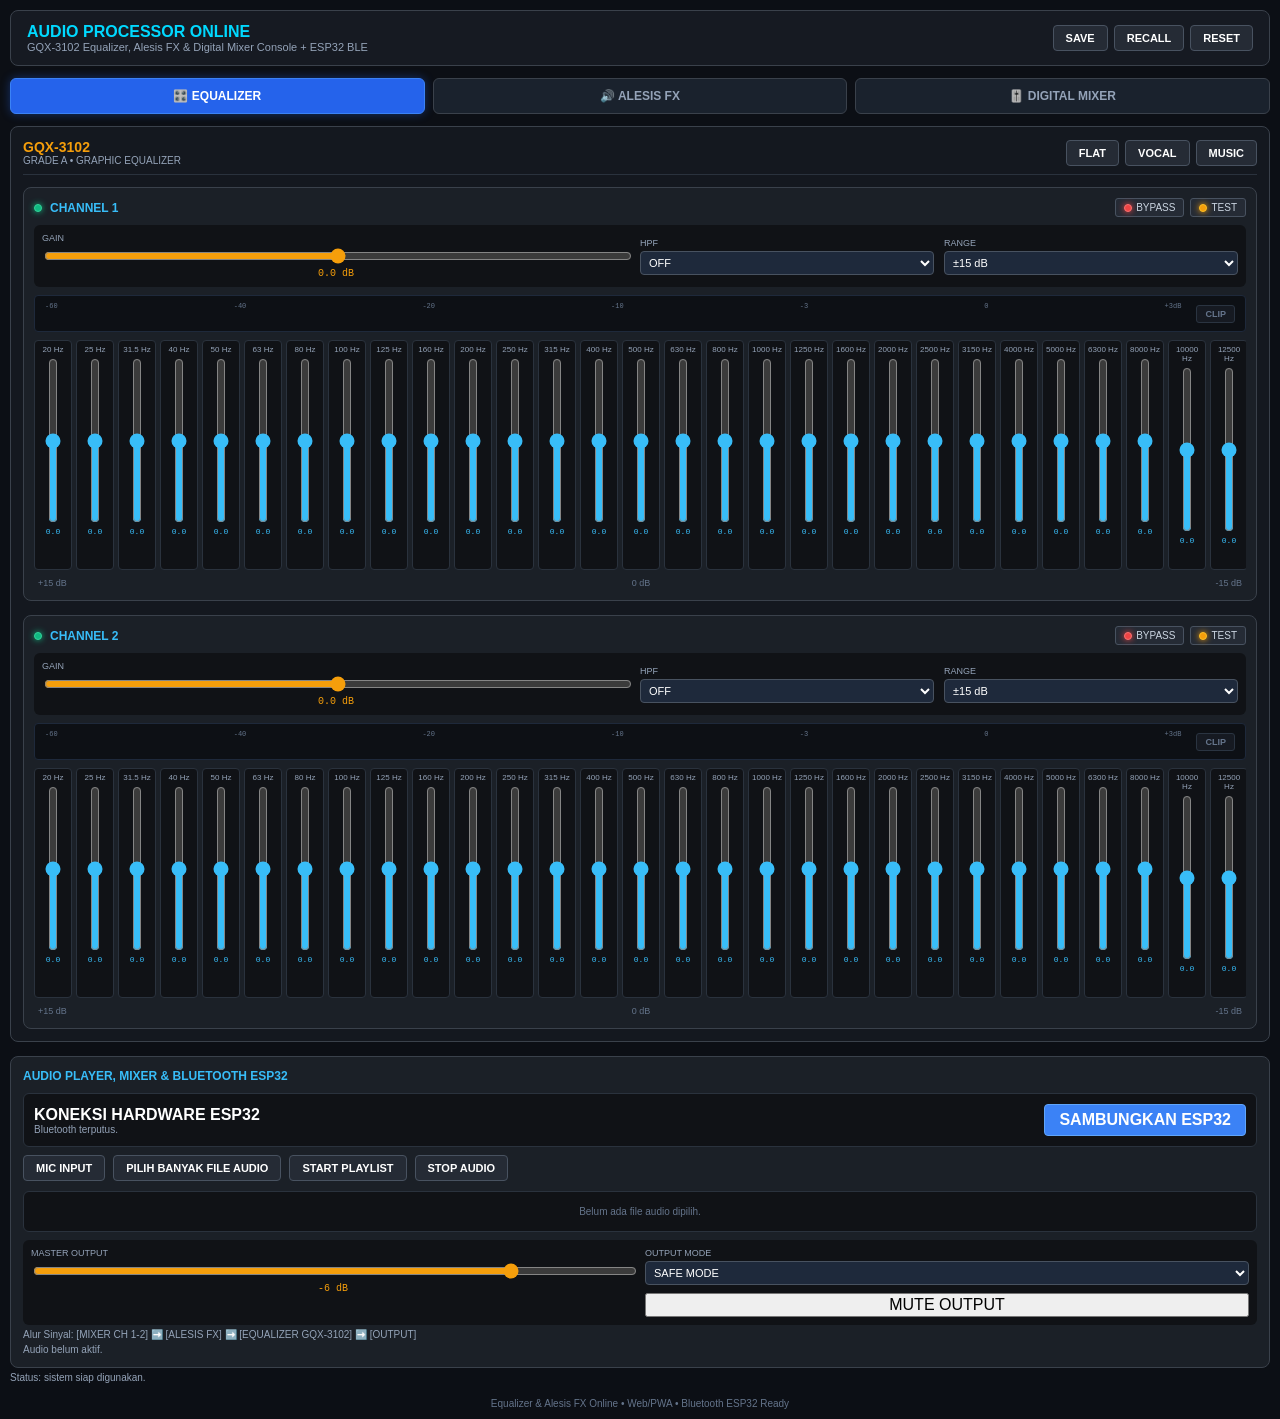
<file: index%20(1).html>
<!DOCTYPE html>
<html lang="id">
<head>
  <meta charset="UTF-8">
  <meta name="viewport" content="width=device-width, initial-scale=1.0">
  <meta name="theme-color" content="#111827">
  <meta name="description" content="GQX-3102 Equalizer, Alesis FX & Digital Mixer Console + ESP32 BLE">
  <link rel="manifest" href="manifest.json">

  <title>GQX-3102 Equalizer & Digital Mixer Online</title>
  <style>
/* =========================================================
   RESET & STYLING DASAR
========================================================= */
* { box-sizing: border-box; }
html, body { width: 100%; min-height: 100%; margin: 0; padding: 0; overflow-x: hidden; }
body { font-family: Arial, Helvetica, sans-serif; background: #0c0f15; color: #ffffff; -webkit-text-size-adjust: 100%; }
button, input, select { font: inherit; -webkit-tap-highlight-color: transparent; cursor: pointer; }

.app { width: 100%; max-width: 100%; margin: 0 auto; padding: 10px; }

header, .topbar {
  display: flex; align-items: center; justify-content: space-between; flex-wrap: wrap; gap: 12px;
  background: #161a22; padding: 12px 16px; border-radius: 8px; border: 1px solid #3a414b; margin-bottom: 12px;
}
.brand { font-weight: bold; font-size: 16px; color: #00d9ff; }
.subtitle { font-size: 11px; color: #94a3b8; }
.actions { display: flex; gap: 6px; flex-wrap: wrap; }
.actions button {
  background: #252b35; color: #fff; border: 1px solid #485260; padding: 6px 12px; border-radius: 4px; font-size: 11px; font-weight: bold;
}
.actions button:hover, .actions button.active { background: #00d9ff; color: #000; border-color: #00d9ff; }

/* =========================================================
   TIGA TAB NAVIGASI UTAMA
========================================================= */
.mode-switch-bar {
  display: grid;
  grid-template-columns: repeat(3, 1fr);
  gap: 8px;
  margin-bottom: 12px;
}
.tab-btn {
  background: #1a222d;
  color: #94a3b8;
  border: 1px solid #3a414b;
  padding: 10px;
  border-radius: 6px;
  font-weight: bold;
  font-size: 12px;
  text-align: center;
  transition: all 0.2s;
}
.tab-btn.active {
  background: #2563eb;
  color: #fff;
  border-color: #3b82f6;
  box-shadow: 0 0 10px rgba(37, 99, 235, 0.4);
}

.tab-content { display: none; }
.tab-content.active { display: block; }

/* =========================================================
   RACK & CHANNEL CONTAINER (EQUALIZER)
========================================================= */
.rack { background: #14181f; border: 1px solid #3a414b; border-radius: 8px; padding: 12px; }
.rack-header { display: flex; justify-content: space-between; align-items: center; margin-bottom: 12px; border-bottom: 1px solid #2a323d; padding-bottom: 8px; }
.model { font-size: 14px; font-weight: bold; color: #f59e0b; }
.grade { font-size: 10px; color: #94a3b8; }

.channels { display: flex; flex-direction: column; gap: 14px; }
.channel { background: #1b2027; border: 1px solid #3a414b; border-radius: 8px; padding: 10px; }
.channel-header { display: flex; justify-content: space-between; align-items: center; margin-bottom: 8px; }
.channel-title-group { display: flex; align-items: center; gap: 8px; }

/* LED Indikator */
.status-led { width: 8px; height: 8px; border-radius: 50%; background: #252b35; border: 1px solid #485260; display: inline-block; }
.status-led.active-led { background: #10b981; border-color: #34d399; box-shadow: 0 0 6px #10b981; }
.status-led.bypass-led { background: #ef4444; border-color: #f87171; box-shadow: 0 0 6px #ef4444; }
.status-led.test-led { background: #f59e0b; border-color: #fbbf24; box-shadow: 0 0 6px #f59e0b; }

.channel-title { font-size: 12px; font-weight: bold; color: #38bdf8; }
.channel-controls { display: flex; gap: 6px; align-items: center; }
.small-button { background: #252b35; color: #cbd5e1; border: 1px solid #485260; padding: 3px 8px; font-size: 10px; border-radius: 3px; display: flex; align-items: center; gap: 4px; }
.small-button.active { background: #ef4444; color: #fff; border-color: #f87171; }
.small-button.test-button.active { background: #f59e0b; color: #000; }

.control-row { display: grid; grid-template-columns: 2fr 1fr 1fr; gap: 10px; background: #101216; padding: 8px; border-radius: 6px; margin-bottom: 8px; align-items: center; }
.control label { display: block; font-size: 9px; color: #94a3b8; margin-bottom: 3px; }
.control input[type="range"] { width: 100%; accent-color: #f59e0b; }
.gain-value { font-size: 10px; color: #f59e0b; text-align: center; font-family: monospace; }
.control select { width: 100%; background: #1e293b; color: #fff; border: 1px solid #485260; padding: 4px; font-size: 11px; border-radius: 4px; }

.meter-area { display: flex; align-items: center; justify-content: space-between; background: #0d1015; padding: 6px 10px; border-radius: 4px; margin-bottom: 8px; border: 1px solid #1e293b; }
.meter-container-box { display: flex; flex-direction: column; gap: 3px; flex-grow: 1; margin-right: 15px; }
.meter-scale-labels { display: flex; justify-content: space-between; font-size: 7px; color: #64748b; font-family: monospace; }
.meter { display: flex; gap: 3px; height: 12px; align-items: center; }
.meter span { flex: 1; height: 8px; background: #192231; border-radius: 1px; border: 1px solid #2a3441; }
.meter span.green.on { background: #10b981; border-color: #34d399; box-shadow: 0 0 5px #10b981; }
.meter span.yellow.on { background: #f59e0b; border-color: #fbbf24; box-shadow: 0 0 5px #f59e0b; }
.meter span.red.on { background: #ef4444; border-color: #f87171; box-shadow: 0 0 6px #ef4444; }
.clip { font-size: 9px; font-weight: bold; color: #64748b; background: #161a22; padding: 3px 8px; border-radius: 3px; border: 1px solid #2a3441; }
.clip.on { background: #ef4444; color: #fff; border-color: #f87171; box-shadow: 0 0 8px #ef4444; }

.eq-section { width: 100%; overflow-x: auto; padding-bottom: 6px; scrollbar-width: thin; }
.eq { display: grid; grid-template-columns: repeat(31, 38px); gap: 4px; min-width: max-content; }
.band { background: #101216; border: 1px solid #2a323d; border-radius: 4px; padding: 4px 2px; display: flex; flex-direction: column; align-items: center; height: 230px; position: relative; }
.band-frequency { font-size: 8px; color: #94a3b8; margin-bottom: 4px; text-align: center; }

.band input[type="range"] {
  writing-mode: vertical-lr;
  direction: rtl;
  width: 16px;
  height: 165px;
  accent-color: #38bdf8;
  cursor: pointer;
  position: relative;
  z-index: 2;
}

.slider-track-container {
  position: relative;
  height: 165px;
  width: 24px;
  display: flex;
  justify-content: center;
  align-items: center;
  cursor: pointer;
}

.band-value { font-size: 8px; color: #38bdf8; margin-top: 4px; font-family: monospace; text-align: center; }
.scale { display: flex; justify-content: space-between; font-size: 9px; color: #64748b; padding: 2px 4px; }

/* =========================================================
   PANEL ALESIS (EFFECTS PROCESSOR)
========================================================= */
.echo-panel-box {
  background: #161a22;
  border: 1px solid #3a414b;
  border-radius: 8px;
  padding: 20px;
}
.echo-header-row {
  display: flex;
  justify-content: space-between;
  align-items: center;
  margin-bottom: 15px;
}
.echo-onoff-btn {
  background: #252b35; color: #fff; border: 1px solid #485260; padding: 8px 16px; border-radius: 6px; font-weight: bold; font-size: 12px;
}
.echo-onoff-btn.active {
  background: #10b981; border-color: #34d399; color: #000; box-shadow: 0 0 8px #10b981;
}
.echo-grid { display: grid; grid-template-columns: 1fr 1fr; gap: 15px; }
.echo-control-card { background: #101216; border: 1px solid #2a323d; padding: 15px; border-radius: 6px; }
.echo-control-card label { display: block; font-size: 11px; color: #38bdf8; margin-bottom: 6px; font-weight: bold; }
.echo-control-card input[type="range"] { width: 100%; accent-color: #38bdf8; margin-bottom: 6px; }
.echo-val { font-size: 11px; color: #f59e0b; font-family: monospace; text-align: right; }

/* =========================================================
   DIGITAL MIXER CONSOLE
========================================================= */
.mixer-console {
  background: #0d1117;
  border: 1px solid #30363d;
  border-radius: 12px;
  padding: 16px;
  box-shadow: 0 10px 30px rgba(0,0,0,0.8);
}

.mixer-top-console {
  display: grid;
  grid-template-columns: 2fr 1fr;
  gap: 12px;
  background: #040609;
  border: 1px solid #21262d;
  border-radius: 8px;
  padding: 12px;
  margin-bottom: 16px;
}

.mixer-tft-screen {
  background: #05080c;
  border: 2px solid #2d3748;
  border-radius: 8px;
  padding: 8px;
  box-shadow: inset 0 0 20px rgba(0,0,0,0.9), 0 4px 10px rgba(0,0,0,0.5);
  display: flex;
  flex-direction: column;
  justify-content: space-between;
}

.tft-header {
  display: flex;
  justify-content: space-between;
  align-items: center;
  border-bottom: 1px solid #1e293b;
  padding-bottom: 4px;
  margin-bottom: 6px;
  font-size: 10px;
  font-weight: bold;
  color: #38bdf8;
  white-space: nowrap;
  overflow: hidden;
  text-overflow: ellipsis;
}

.tft-top-tabs {
  display: flex;
  gap: 3px;
  background: #0f172a;
  padding: 3px;
  border-radius: 4px;
  margin-bottom: 6px;
  border: 1px solid #1e293b;
  overflow-x: auto;
}

.tft-tab {
  background: #1e293b;
  color: #94a3b8;
  border: none;
  font-size: 8px;
  font-weight: bold;
  padding: 3px 6px;
  border-radius: 3px;
  cursor: pointer;
  white-space: nowrap;
  transition: all 0.2s;
}

.tft-tab.active { background: #0284c7; color: #fff; }

.tft-main-viewport {
  background: #020408;
  border: 1px solid #1e293b;
  border-radius: 4px;
  min-height: 95px;
  padding: 6px 8px;
  display: flex;
  flex-direction: column;
  justify-content: space-between;
}

.tft-content-screen { font-size: 10px; color: #38bdf8; line-height: 1.3; }
.tft-interactive-grid { display: grid; grid-template-columns: repeat(3, 1fr); gap: 6px; margin-top: 6px; }
.tft-interactive-item { background: #0d121c; border: 1px solid #1e293b; padding: 4px; border-radius: 4px; font-size: 9px; }
.tft-interactive-item label { display: block; color: #94a3b8; margin-bottom: 2px; font-size: 8px; }
.tft-interactive-item input[type="range"] { width: 100%; accent-color: #38bdf8; }
.tft-interactive-item select { width: 100%; background: #161f30; color: #fff; border: 1px solid #334155; font-size: 9px; padding: 2px; border-radius: 3px; }
.tft-interactive-item button { width: 100%; background: #0284c7; color: #fff; border: none; padding: 3px; font-size: 8px; font-weight: bold; border-radius: 3px; }
.tft-interactive-item button.active-action { background: #10b981; }

.tft-encoders-bar {
  display: grid;
  grid-template-columns: repeat(6, 1fr);
  gap: 4px;
  margin-top: 6px;
  background: #090d16;
  padding: 4px;
  border-radius: 4px;
  border: 1px solid #1e293b;
}

.tft-encoder-knob {
  background: linear-gradient(180deg, #1e293b, #0f172a);
  border: 1px solid #475569;
  border-radius: 4px;
  text-align: center;
  padding: 3px 1px;
  font-size: 7px;
  color: #cbd5e1;
  font-family: monospace;
}

.tft-encoder-knob span { display: block; color: #38bdf8; font-weight: bold; font-size: 8px; margin-top: 1px; }

.mixer-control-section {
  background: #11161d;
  border: 1px solid #21262d;
  border-radius: 6px;
  padding: 10px;
  display: flex;
  flex-direction: column;
  justify-content: space-between;
}

.section-grid-btns { display: grid; grid-template-columns: repeat(3, 1fr); gap: 4px; }

.console-btn {
  background: #1f2937; color: #cbd5e1; border: 1px solid #374151; font-size: 9px; font-weight: bold; padding: 6px 2px; border-radius: 3px; text-align: center;
}
.console-btn.active { background: #0284c7; color: #fff; border-color: #38bdf8; }

.mixer-desk-surface { display: grid; grid-template-columns: repeat(4, 1fr) 1.25fr; gap: 10px; overflow-x: auto; }

.console-channel-strip {
  background: linear-gradient(180deg, #161b22, #0d1117);
  border: 1px solid #30363d;
  border-radius: 8px;
  padding: 10px;
  display: flex;
  flex-direction: column;
  align-items: center;
  box-shadow: inset 0 1px 0 rgba(255,255,255,0.05);
}

.console-channel-strip.master-strip { background: linear-gradient(180deg, #221a10, #110c05); border-color: #d97706; }

.strip-label-box {
  background: #0b0f15; border: 1px solid #21262d; border-radius: 4px; width: 100%; padding: 5px; text-align: center; margin-bottom: 8px; font-size: 11px; font-weight: bold; color: #38bdf8; letter-spacing: 0.5px;
}
.master-strip .strip-label-box { color: #fbbf24; border-color: #78350f; background: #140d04; }

.strip-knobs-area {
  width: 100%; background: #080c10; border: 1px solid #1f2937; border-radius: 4px; padding: 6px; margin-bottom: 8px; display: flex; flex-direction: column; gap: 6px;
}
.knob-row { display: flex; justify-content: space-between; align-items: center; font-size: 9px; color: #94a3b8; }
.knob-row select { background: #111827; color: #fff; border: 1px solid #374151; font-size: 9px; padding: 2px; border-radius: 3px; }

.fader-panel-area { display: flex; align-items: center; gap: 8px; margin: 6px 0; }
.vert-led-meter {
  display: flex; flex-direction: column; gap: 2px; width: 8px; height: 190px; background: #020408; border: 1px solid #1f2937; padding: 3px 1px; border-radius: 3px;
}
.vert-led-meter span { flex: 1; background: #111827; border-radius: 1px; }
.vert-led-meter span.green.on { background: #10b981 !important; box-shadow: 0 0 4px #10b981; }
.vert-led-meter span.yellow.on { background: #f59e0b !important; box-shadow: 0 0 4px #f59e0b; }
.vert-led-meter span.red.on { background: #ef4444 !important; box-shadow: 0 0 4px #ef4444; }

.fader-slot { position: relative; height: 190px; width: 28px; display: flex; justify-content: center; align-items: center; background: #05070a; border: 1px solid #1f2937; border-radius: 4px; }
.fader-slot input[type="range"] { writing-mode: vertical-lr; direction: rtl; width: 18px; height: 175px; accent-color: #38bdf8; cursor: pointer; }
.master-strip .fader-slot input[type="range"] { accent-color: #fbbf24; }

.fader-readout { font-size: 10px; font-family: monospace; color: #38bdf8; margin-bottom: 6px; font-weight: bold; }
.master-strip .fader-readout { color: #fbbf24; }

.strip-action-buttons { display: flex; gap: 4px; width: 100%; }
.console-action-btn { flex: 1; background: #21262d; color: #cbd5e1; border: 1px solid #374151; padding: 6px 2px; font-size: 9px; font-weight: bold; border-radius: 3px; text-align: center; }
.console-action-btn.mute.active { background: #ef4444; color: #fff; border-color: #f87171; }
.console-action-btn.solo.active { background: #f59e0b; color: #000; border-color: #fbbf24; }

/* Audio & Bluetooth Panel */
.audio-panel { background: #1b2027; border: 1px solid #3a414b; border-radius: 8px; padding: 12px; margin-top: 14px; }
.audio-panel h3 { margin: 0 0 10px 0; font-size: 12px; color: #38bdf8; }
.audio-actions { display: flex; flex-wrap: wrap; gap: 8px; align-items: center; margin-bottom: 10px; }
.bt-panel {
  width: 100%; background: #101216; padding: 10px; border-radius: 6px; border: 1px solid #2a323d; margin-bottom: 8px; display: flex; justify-content: space-between; align-items: center; flex-wrap: wrap; gap: 8px;
}
.bt-info { font-size: 10px; color: #94a3b8; }
#connectBtButton { background: #3b82f6; color: white; border: 1px solid #60a5fa; padding: 6px 14px; border-radius: 4px; font-weight: bold; }
#connectBtButton.connected { background: #10b981; border-color: #34d399; }

.audio-actions button, .file-button {
  background: #252b35; color: #fff; border: 1px solid #485260; padding: 6px 12px; font-size: 11px; border-radius: 4px; font-weight: bold; display: inline-flex; align-items: center; cursor: pointer;
}
.audio-actions button:hover, .file-button:hover { background: #334155; }
.audio-actions button.active { background: #10b981; border-color: #34d399; color: #000; }

.playlist-container { width: 100%; background: #101216; border: 1px solid #2a323d; border-radius: 6px; padding: 8px; margin: 8px 0; max-height: 100px; overflow-y: auto; font-size: 10px; color: #94a3b8; }
.playlist-item { display: flex; justify-content: space-between; padding: 3px 6px; border-bottom: 1px solid #1e293b; cursor: pointer; }
.playlist-item:hover { background: #1e293b; color: #fff; }
.playlist-item.playing { color: #38bdf8; font-weight: bold; }

.output-panel { display: grid; grid-template-columns: 1fr 1fr; gap: 10px; background: #101216; padding: 8px; border-radius: 6px; margin-top: 8px; }
.output-control label { display: block; font-size: 9px; color: #94a3b8; margin-bottom: 3px; }
.output-control input[type="range"] { width: 100%; accent-color: #f59e0b; }
.master-value { font-size: 10px; color: #f59e0b; font-family: monospace; text-align: center; }
.output-control select { width: 100%; background: #1e293b; color: #fff; border: 1px solid #485260; padding: 4px; font-size: 11px; border-radius: 4px; }
#muteOutputButton.active { background: #ef4444 !important; color: #fff !important; border-color: #f87171; }

.device-status, .feedback-status, .audio-status, .status { font-size: 10px; color: #94a3b8; margin-top: 4px; }
.footer { text-align: center; font-size: 10px; color: #64748b; margin-top: 15px; }

@media (max-width: 768px) {
  .control-row, .output-panel, .echo-grid { grid-template-columns: 1fr; }
}

.tft-visual-meters { display: flex; flex-direction: column; gap: 4px; width: 100%; }
.tft-meter-row { display: flex; align-items: center; gap: 8px; font-size: 9px; font-family: monospace; color: #94a3b8; }
.tft-meter-bar { flex-grow: 1; height: 8px; background: #090d16; border: 1px solid #1e293b; border-radius: 2px; display: flex; gap: 1px; padding: 1px; }
.tft-meter-bar span { flex: 1; background: #111827; border-radius: 1px; }
.tft-curve-box { display: flex; justify-content: space-around; align-items: flex-end; height: 40px; background: #03060a; border: 1px solid #1e293b; border-radius: 3px; padding: 2px 4px; margin-top: 4px; }
.tft-curve-bar { width: 8px; background: #0284c7; border-radius: 2px 2px 0 0; transition: height 0.2s; }
  </style>
</head>

<body>
  <main class="app">
    <header class="topbar">
      <div>
        <div class="brand">AUDIO PROCESSOR ONLINE</div>
        <div class="subtitle">GQX-3102 Equalizer, Alesis FX & Digital Mixer Console + ESP32 BLE</div>
      </div>
      <div class="actions">
        <button id="saveButton">SAVE</button>
        <button id="loadButton">RECALL</button>
        <button id="resetButton">RESET</button>
      </div>
    </header>

    <!-- TIGA TAB NAVIGASI UTAMA -->
    <nav class="mode-switch-bar">
      <button class="tab-btn active" id="tabEqBtn">🎛️ EQUALIZER</button>
      <button class="tab-btn" id="tabEchoBtn">🔊 ALESIS FX</button>
      <button class="tab-btn" id="tabMixerBtn">🎚️ DIGITAL MIXER</button>
    </nav>

    <!-- KONTEN TAB 1: EQUALIZER -->
    <div class="tab-content active" id="tabEqContent">
      <section class="rack">
        <div class="rack-header">
          <div>
            <div class="model">GQX-3102</div>
            <div class="grade">GRADE A • GRAPHIC EQUALIZER</div>
          </div>
          <div class="actions">
            <button id="flatButton">FLAT</button>
            <button id="vocalButton">VOCAL</button>
            <button id="musicButton">MUSIC</button>
          </div>
        </div>

        <section class="channels">
          <!-- CHANNEL 1 -->
          <article class="channel" data-channel="0">
            <div class="channel-header">
              <div class="channel-title-group">
                <span class="status-led active-led" id="ch0_active_led"></span>
                <div class="channel-title">CHANNEL 1</div>
              </div>
              <div class="channel-controls">
                <button class="small-button bypass-button"><span class="status-led bypass-led"></span> BYPASS</button>
                <button class="small-button test-button"><span class="status-led test-led"></span> TEST</button>
              </div>
            </div>
            <div class="control-row">
              <div class="control">
                <label>GAIN</label>
                <input class="gain" type="range" min="-12" max="12" step="0.5" value="0">
                <div class="gain-value">0.0 dB</div>
              </div>
              <div class="control">
                <label>HPF</label>
                <select class="hpf">
                  <option value="off">OFF</option>
                  <option value="40">40 Hz</option>
                  <option value="80">80 Hz</option>
                  <option value="120">120 Hz</option>
                </select>
              </div>
              <div class="control">
                <label>RANGE</label>
                <select class="range">
                  <option value="6">±6 dB</option>
                  <option value="15" selected>±15 dB</option>
                </select>
              </div>
            </div>
            <div class="meter-area">
              <div class="meter-container-box">
                <div class="meter-scale-labels"><span>-60</span><span>-40</span><span>-20</span><span>-10</span><span>-3</span><span>0</span><span>+3dB</span></div>
                <div class="meter"></div>
              </div>
              <div class="clip">CLIP</div>
            </div>
            <div class="eq-section"><div class="eq"></div></div>
            <div class="scale"><span>+15 dB</span><span>0 dB</span><span>-15 dB</span></div>
          </article>

          <!-- CHANNEL 2 -->
          <article class="channel" data-channel="1">
            <div class="channel-header">
              <div class="channel-title-group">
                <span class="status-led active-led" id="ch1_active_led"></span>
                <div class="channel-title">CHANNEL 2</div>
              </div>
              <div class="channel-controls">
                <button class="small-button bypass-button"><span class="status-led bypass-led"></span> BYPASS</button>
                <button class="small-button test-button"><span class="status-led test-led"></span> TEST</button>
              </div>
            </div>
            <div class="control-row">
              <div class="control">
                <label>GAIN</label>
                <input class="gain" type="range" min="-12" max="12" step="0.5" value="0">
                <div class="gain-value">0.0 dB</div>
              </div>
              <div class="control">
                <label>HPF</label>
                <select class="hpf">
                  <option value="off">OFF</option>
                  <option value="40">40 Hz</option>
                  <option value="80">80 Hz</option>
                  <option value="120">120 Hz</option>
                </select>
              </div>
              <div class="control">
                <label>RANGE</label>
                <select class="range">
                  <option value="6">±6 dB</option>
                  <option value="15" selected>±15 dB</option>
                </select>
              </div>
            </div>
            <div class="meter-area">
              <div class="meter-container-box">
                <div class="meter-scale-labels"><span>-60</span><span>-40</span><span>-20</span><span>-10</span><span>-3</span><span>0</span><span>+3dB</span></div>
                <div class="meter"></div>
              </div>
              <div class="clip">CLIP</div>
            </div>
            <div class="eq-section"><div class="eq"></div></div>
            <div class="scale"><span>+15 dB</span><span>0 dB</span><span>-15 dB</span></div>
          </article>
        </section>
      </section>
    </div>

    <!-- KONTEN TAB 2: ALESIS FX PROCESSOR -->
    <div class="tab-content" id="tabEchoContent">
      <div class="echo-panel-box">
        <div class="echo-header-row">
          <div>
            <h3 style="color: #38bdf8; margin:0 0 4px 0;">ALESIS DIGITAL EFFECTS PROCESSOR</h3>
            <p style="font-size: 11px; color: #94a3b8; margin:0;">Prosesor Efek Studio (Reverb & Delay) di antara Mixer dan Equalizer.</p>
          </div>
          <button class="echo-onoff-btn" id="echoToggleBtn">ALESIS FX: OFF</button>
        </div>
        
        <div class="echo-grid">
          <div class="echo-control-card">
            <label>DELAY TIME (Waktu Pantulan)</label>
            <input type="range" id="echoDelay" min="0.05" max="1.0" step="0.05" value="0.3">
            <div class="echo-val" id="echoDelayVal">0.30 detik</div>
          </div>
          
          <div class="echo-control-card">
            <label>FEEDBACK (Pengulangan)</label>
            <input type="range" id="echoFeedback" min="0.0" max="0.9" step="0.05" value="0.4">
            <div class="echo-val" id="echoFeedbackVal">40%</div>
          </div>

          <div class="echo-control-card">
            <label>ROOM DAMPING / TONE</label>
            <input type="range" id="echoDamping" min="1000" max="15000" step="500" value="5000">
            <div class="echo-val" id="echoDampingVal">5000 Hz</div>
          </div>

          <div class="echo-control-card">
            <label>EFFECTS MIX (Wet / Dry)</label>
            <input type="range" id="echoMix" min="0.0" max="1.0" step="0.05" value="0.3">
            <div class="echo-val" id="echoMixVal">30%</div>
          </div>
        </div>
      </div>
    </div>

    <!-- KONTEN TAB 3: DIGITAL MIXER CONSOLE -->
    <div class="tab-content" id="tabMixerContent">
      <div class="mixer-console">
        
        <!-- BAGIAN LAYAR UTAMA & KONTROL ATAS -->
        <div class="mixer-top-console">
          
          <!-- LAYAR TFT UTAMA -->
          <div class="mixer-tft-screen">
            <div class="tft-header">
              <span id="tftSectionTitle">CONFIG / PREAMP INTERFACE</span>
              <span style="color: #10b981;">● DSP: 48kHz / 32-bit</span>
            </div>

            <div class="tft-top-tabs">
              <button class="tft-tab active" data-tft-tab="home">HOME</button>
              <button class="tft-tab" data-tft-tab="meters">METERS</button>
              <button class="tft-tab" data-tft-tab="routing">ROUTING</button>
              <button class="tft-tab" data-tft-tab="setup">SETUP</button>
              <button class="tft-tab" data-tft-tab="library">LIBRARY</button>
              <button class="tft-tab" data-tft-tab="effects">EFFECTS</button>
            </div>

            <div class="tft-main-viewport">
              <div class="tft-content-screen" id="tftContentArea"></div>
              <div style="font-size: 8px; color: #64748b; border-top: 1px solid #1e293b; padding-top: 3px; display: flex; justify-content: space-between;">
                <span id="tftFooterChannel">CH 01: Lead Vocal</span>
                <span id="tftFooterStatus">Gate/Comp/EQ Active</span>
              </div>
            </div>

            <div class="tft-encoders-bar">
              <div class="tft-encoder-knob">GAIN<span id="enc1Val">+12dB</span></div>
              <div class="tft-encoder-knob">HPF<span id="enc2Val">80Hz</span></div>
              <div class="tft-encoder-knob">THRESH<span id="enc3Val">-18dB</span></div>
              <div class="tft-encoder-knob">RATIO<span id="enc4Val">3:1</span></div>
              <div class="tft-encoder-knob">FREQUENCY<span id="enc5Val">2.5kHz</span></div>
              <div class="tft-encoder-knob">MIX/SEND<span id="enc6Val">0.0dB</span></div>
            </div>
          </div>

          <div class="mixer-control-section">
            <div style="font-size: 10px; font-weight: bold; color: #38bdf8; margin-bottom: 4px;">SECTION SELECT</div>
            <div class="section-grid-btns">
              <button class="console-btn active" data-section="config">CONFIG</button>
              <button class="console-btn" data-section="gate">GATE</button>
              <button class="console-btn" data-section="dynamics">DYNAMICS</button>
              <button class="console-btn" data-section="eq">EQ</button>
              <button class="console-btn" data-section="sends">SENDS</button>
              <button class="console-btn" data-section="main">MAIN</button>
            </div>
          </div>
        </div>

        <!-- PERMUKAAN KONSOLE -->
        <div class="mixer-desk-surface">
          <div class="console-channel-strip">
            <div class="strip-label-box">CH 1: MIC</div>
            <div class="strip-knobs-area">
              <div class="knob-row"><span>GAIN</span><span>+0 dB</span></div>
              <div class="knob-row"><span>HPF</span><select><option>OFF</option><option>80Hz</option></select></div>
            </div>
            <div class="fader-readout">0.0 dB</div>
            <div class="fader-panel-area">
              <div class="fader-slot"><input type="range" min="-40" max="10" step="0.5" value="0"></div>
              <div class="vert-led-meter" id="mixerMeter1"></div>
            </div>
            <div class="strip-action-buttons" style="margin-top:8px;">
              <button class="console-action-btn mute">MUTE</button>
              <button class="console-action-btn solo">SOLO</button>
            </div>
          </div>

          <div class="console-channel-strip">
            <div class="strip-label-box">CH 2: MUSIC</div>
            <div class="strip-knobs-area">
              <div class="knob-row"><span>GAIN</span><span>+0 dB</span></div>
              <div class="knob-row"><span>HPF</span><select><option>OFF</option><option>80Hz</option></select></div>
            </div>
            <div class="fader-readout">0.0 dB</div>
            <div class="fader-panel-area">
              <div class="fader-slot"><input type="range" min="-40" max="10" step="0.5" value="0"></div>
              <div class="vert-led-meter" id="mixerMeter2"></div>
            </div>
            <div class="strip-action-buttons" style="margin-top:8px;">
              <button class="console-action-btn mute">MUTE</button>
              <button class="console-action-btn solo">SOLO</button>
            </div>
          </div>

          <div class="console-channel-strip">
            <div class="strip-label-box">CH 3: AUX</div>
            <div class="strip-knobs-area">
              <div class="knob-row"><span>GAIN</span><span>+0 dB</span></div>
              <div class="knob-row"><span>HPF</span><select><option>OFF</option><option>80Hz</option></select></div>
            </div>
            <div class="fader-readout">0.0 dB</div>
            <div class="fader-panel-area">
              <div class="fader-slot"><input type="range" min="-40" max="10" step="0.5" value="0"></div>
              <div class="vert-led-meter" id="mixerMeter3"></div>
            </div>
            <div class="strip-action-buttons" style="margin-top:8px;">
              <button class="console-action-btn mute">MUTE</button>
              <button class="console-action-btn solo">SOLO</button>
            </div>
          </div>

          <div class="console-channel-strip">
            <div class="strip-label-box">CH 4: FX</div>
            <div class="strip-knobs-area">
              <div class="knob-row"><span>GAIN</span><span>+0 dB</span></div>
              <div class="knob-row"><span>HPF</span><select><option>OFF</option><option>80Hz</option></select></div>
            </div>
            <div class="fader-readout">0.0 dB</div>
            <div class="fader-panel-area">
              <div class="fader-slot"><input type="range" min="-40" max="10" step="0.5" value="0"></div>
              <div class="vert-led-meter" id="mixerMeter4"></div>
            </div>
            <div class="strip-action-buttons" style="margin-top:8px;">
              <button class="console-action-btn mute">MUTE</button>
              <button class="console-action-btn solo">SOLO</button>
            </div>
          </div>

          <div class="console-channel-strip master-strip">
            <div class="strip-label-box">MASTER L/R</div>
            <div class="strip-knobs-area" style="border-color: #78350f;">
              <div class="knob-row"><span>LIMIT</span><span>ON</span></div>
              <div class="knob-row"><span>PROC</span><select><option>EQ+ALESIS</option><option>BYPASS</option></select></div>
            </div>
            <div class="fader-readout">0.0 dB</div>
            <div class="fader-panel-area">
              <div class="fader-slot"><input type="range" min="-50" max="6" step="0.5" value="0"></div>
              <div class="vert-led-meter" id="mixerMeterMaster"></div>
            </div>
            <div class="strip-action-buttons" style="margin-top:8px;">
              <button class="console-action-btn mute" style="background:#b45309; color:#fff;">MUTE</button>
              <button class="console-action-btn active" style="background:#fbbf24; color:#000;">LR</button>
            </div>
          </div>
        </div>
      </div>
    </div>

    <!-- PANEL AUDIO & BLUETOOTH -->
    <section class="audio-panel">
      <h3>AUDIO PLAYER, MIXER & BLUETOOTH ESP32</h3>

      <div class="bt-panel">
        <div>
          <strong>KONEKSI HARDWARE ESP32</strong>
          <div id="btStatus" class="bt-info">Bluetooth terputus.</div>
        </div>
        <button id="connectBtButton">SAMBUNGKAN ESP32</button>
      </div>

      <div class="audio-actions">
        <button id="startMicButton">MIC INPUT</button>
        <label class="file-button">PILIH BANYAK FILE AUDIO<input id="audioFilesInput" type="file" accept="audio/*" multiple hidden></label>
        <button id="startAudioButton">START PLAYLIST</button>
        <button id="stopAudioButton">STOP AUDIO</button>
      </div>

      <div class="playlist-container" id="playlistContainer">
        <div style="text-align: center; padding: 6px; color: #64748b;">Belum ada file audio dipilih.</div>
      </div>

      <div class="output-panel">
        <div class="output-control">
          <label for="masterGainControl">MASTER OUTPUT</label>
          <input id="masterGainControl" type="range" min="-30" max="0" step="1" value="-6">
          <div id="masterGainValue" class="master-value">-6 dB</div>
        </div>
        <div class="output-control">
          <label for="outputMode">OUTPUT MODE</label>
          <select id="outputMode">
            <option value="safe" selected>SAFE MODE</option>
            <option value="normal">NORMAL MODE</option>
          </select>
          <button id="muteOutputButton" style="width:100%; margin-top:8px;">MUTE OUTPUT</button>
        </div>
      </div>

      <div id="feedbackStatus" class="feedback-status">Alur Sinyal: [MIXER CH 1-2] ➡️ [ALESIS FX] ➡️ [EQUALIZER GQX-3102] ➡️ [OUTPUT]</div>
      <div id="audioStatus" class="audio-status">Audio belum aktif.</div>
    </section>

    <div id="status" class="status">Status: sistem siap digunakan.</div>
    <div class="footer">Equalizer & Alesis FX Online • Web/PWA • Bluetooth ESP32 Ready</div>
  </main>

  <script>
"use strict";

/* =========================================================
   INISIALISASI LED METER VERTIKAL MIXER
========================================================= */
function initMixerVerticalMeters() {
  const meterIds = ["mixerMeter1", "mixerMeter2", "mixerMeter3", "mixerMeter4", "mixerMeterMaster"];
  meterIds.forEach(id => {
    const container = document.getElementById(id);
    if (!container) return;
    container.innerHTML = "";
    for (let i = 0; i < 10; i++) {
      const span = document.createElement("span");
      if (i < 2) span.className = "red";
      else if (i < 4) span.className = "yellow";
      else span.className = "green";
      container.appendChild(span);
    }
  });
}
initMixerVerticalMeters();

/* =========================================================
   NAVIGASI TIGA TAB UTAMA
========================================================= */
const tabEqBtn = document.getElementById("tabEqBtn");
const tabEchoBtn = document.getElementById("tabEchoBtn");
const tabMixerBtn = document.getElementById("tabMixerBtn");
const tabEqContent = document.getElementById("tabEqContent");
const tabEchoContent = document.getElementById("tabEchoContent");
const tabMixerContent = document.getElementById("tabMixerContent");

tabEqBtn.addEventListener("click", () => {
  tabEqBtn.classList.add("active"); tabEchoBtn.classList.remove("active"); tabMixerBtn.classList.remove("active");
  tabEqContent.classList.add("active"); tabEchoContent.classList.remove("active"); tabMixerContent.classList.remove("active");
});
tabEchoBtn.addEventListener("click", () => {
  tabEchoBtn.classList.add("active"); tabEqBtn.classList.remove("active"); tabMixerBtn.classList.remove("active");
  tabEchoContent.classList.add("active"); tabEqContent.classList.remove("active"); tabMixerContent.classList.remove("active");
});
tabMixerBtn.addEventListener("click", () => {
  tabMixerBtn.classList.add("active"); tabEqBtn.classList.remove("active"); tabEchoBtn.classList.remove("active");
  tabMixerContent.classList.add("active"); tabEqContent.classList.remove("active"); tabEchoContent.classList.remove("active");
});

/* =========================================================
   WEB BLUETOOTH API KE ESP32
========================================================= */
let bleDevice = null, bleServer = null, eqCharacteristic = null;
const ESP32_SERVICE_UUID = "12345678-1234-1234-1234-123456789abc";
const ESP32_CHAR_UUID    = "abcdef01-2345-6789-0123-456789abcdef";

const connectBtButton = document.getElementById("connectBtButton");
const btStatus = document.getElementById("btStatus");

connectBtButton.addEventListener("click", async () => {
  if (!navigator.bluetooth) { alert("Web Bluetooth API tidak didukung browser ini."); return; }
  try {
    if (!bleDevice || !bleDevice.gatt.connected) {
      btStatus.textContent = "Memindai perangkat ESP32...";
      bleDevice = await navigator.bluetooth.requestDevice({ acceptAllDevices: true, optionalServices: [ESP32_SERVICE_UUID] });
      bleDevice.addEventListener('gattserverdisconnected', onBleDisconnected);
      bleServer = await bleDevice.gatt.connect();
      const service = await bleServer.getPrimaryService(ESP32_SERVICE_UUID);
      eqCharacteristic = await service.getCharacteristic(ESP32_CHAR_UUID);
      connectBtButton.textContent = "PUTUSKAN ESP32";
      connectBtButton.classList.add("connected");
      btStatus.textContent = "Terhubung ke: " + (bleDevice.name || "ESP32 Device");
      setStatus("Bluetooth ESP32 terhubung.");
    } else {
      if (bleDevice.gatt.connected) bleDevice.gatt.disconnect();
      onBleDisconnected();
    }
  } catch (error) {
    btStatus.textContent = "Koneksi gagal / dibatalkan.";
    setStatus("Gagal menghubungkan Bluetooth.");
  }
});

function onBleDisconnected() {
  connectBtButton.textContent = "SAMBUNGKAN ESP32";
  connectBtButton.classList.remove("connected");
  btStatus.textContent = "Bluetooth terputus.";
  eqCharacteristic = null; bleServer = null;
}

async function sendDataToESP32(dataString) {
  if (eqCharacteristic && bleDevice && bleDevice.gatt.connected) {
    try { await eqCharacteristic.writeValue(new TextEncoder().encode(dataString)); } catch (err) {}
  }
}

/* =========================================================
   DATA FREKUENSI & EQUALIZER GRAFIK
========================================================= */
const frequencies = [
  20, 25, 31.5, 40, 50, 63, 80, 100, 125, 160,
  200, 250, 315, 400, 500, 630, 800, 1000, 1250,
  1600, 2000, 2500, 3150, 4000, 5000, 6300, 8000,
  10000, 12500, 16000, 20000
];

const channels = [...document.querySelectorAll(".channel")];
function setStatus(msg) { const el = document.getElementById("status"); if (el) el.textContent = "Status: " + msg; }
function setAudioStatus(msg) { const el = document.getElementById("audioStatus"); if (el) el.textContent = msg; }
function formatFrequency(v) { return Number.isInteger(v) ? String(v) : v.toFixed(1); }

function createBands(channel) {
  const eq = channel.querySelector(".eq");
  if (!eq || eq.children.length > 0) return;

  frequencies.forEach((frequency, index) => {
    const band = document.createElement("div");
    band.className = "band";

    const frequencyLabel = document.createElement("div");
    frequencyLabel.className = "band-frequency";
    frequencyLabel.textContent = formatFrequency(frequency) + " Hz";

    const trackContainer = document.createElement("div");
    trackContainer.className = "slider-track-container";

    const slider = document.createElement("input");
    slider.type = "range"; slider.min = "-15"; slider.max = "15"; slider.step = "0.5"; slider.value = "0";

    const value = document.createElement("div");
    value.className = "band-value";
    value.textContent = "0.0";

    slider.addEventListener("input", () => {
      value.textContent = Number(slider.value).toFixed(1);
      syncAudioControlsFromUI();
      sendDataToESP32(JSON.stringify({ type: "eq", band: index, val: slider.value }));
    });

    trackContainer.appendChild(slider);
    band.append(frequencyLabel, trackContainer, value);
    eq.appendChild(band);
  });
}

/* =========================================================
   AUDIO ENGINE & ROUTING (DIPERBAIKI 100% TEMBUS KE HP)
========================================================= */
let audioContext = null;
let microphoneStream = null;
let microphoneSource = null;

let audioBuffers = [];
let audioFileNames = [];
let currentPlaylistIndex = 0;
let activeSourceNode = null;
let isPlaying = false;

let mixerInputGain = null;
let alesisDelayNode = null, alesisFeedbackNode = null, alesisFilterNode = null, alesisWetNode = null, alesisDryNode = null;
let masterGainNode = null, outputMuteGainNode = null, outputMergerNode = null;

let isAlesisFxEnabled = false;
let audioGraphReady = false, meterAnimationId = null, outputMuted = false;

const audioFilesInput = document.getElementById("audioFilesInput");
const playlistContainer = document.getElementById("playlistContainer");
const startMicButton = document.getElementById("startMicButton");
const startAudioButton = document.getElementById("startAudioButton");
const stopAudioButton = document.getElementById("stopAudioButton");
const masterGainControl = document.getElementById("masterGainControl");
const masterGainValue = document.getElementById("masterGainValue");
const outputMode = document.getElementById("outputMode");
const muteOutputButton = document.getElementById("muteOutputButton");

const echoDelay = document.getElementById("echoDelay");
const echoFeedback = document.getElementById("echoFeedback");
const echoDamping = document.getElementById("echoDamping");
const echoMix = document.getElementById("echoMix");
const echoToggleBtn = document.getElementById("echoToggleBtn");

function createAudioContext() {
  if (!audioContext) {
    const AudioContextClass = window.AudioContext || window.webkitAudioContext;
    audioContext = new AudioContextClass();
  }
  if (audioContext.state === "suspended") audioContext.resume();
  return audioContext;
}

function dbToGain(db) { return Math.pow(10, db / 20); }
function getSafeMasterGainDb() {
  const req = Number(masterGainControl.value);
  return outputMode.value === "safe" ? Math.min(req, -3) : req;
}

function updateMasterGain() {
  const appliedDb = getSafeMasterGainDb();
  masterGainValue.textContent = appliedDb.toFixed(0) + " dB";
  if (masterGainNode && audioContext) {
    masterGainNode.gain.setTargetAtTime(dbToGain(appliedDb), audioContext.currentTime, 0.01);
  }
}

function updateOutputMute() {
  if (outputMuteGainNode && audioContext) {
    outputMuteGainNode.gain.setTargetAtTime(outputMuted ? 0 : 1, audioContext.currentTime, 0.01);
  }
  muteOutputButton.textContent = outputMuted ? "UNMUTE OUTPUT" : "MUTE OUTPUT";
  muteOutputButton.classList.toggle("active", outputMuted);
}

// Playlist multi-file handler menggunakan ArrayBuffer Decoding (Ampuh untuk HP)
audioFilesInput.addEventListener("change", async e => {
  const files = Array.from(e.target.files);
  if (files.length === 0) return;

  createAudioContext();
  initializeAudioGraph();
  audioBuffers = [];
  audioFileNames = [];
  setAudioStatus("Mendecode file audio ke Mixer...");

  for (const file of files) {
    try {
      const arrayBuffer = await file.arrayBuffer();
      const decodedBuffer = await audioContext.decodeAudioData(arrayBuffer);
      // Simpan nama hanya jika decode berhasil agar indeks playlist selalu cocok.
      audioBuffers.push(decodedBuffer);
      audioFileNames.push(file.name);
    } catch (err) {
      // Lewati file yang tidak dapat didekode; jangan biarkan playlist tidak sinkron.
    }
  }

  currentPlaylistIndex = 0;
  renderPlaylistUI();
  setAudioStatus(audioBuffers.length + " file siap diputar di Mixer.");
});

function renderPlaylistUI() {
  playlistContainer.replaceChildren();
  if (audioFileNames.length === 0) {
    const empty = document.createElement("div");
    empty.textContent = "Tidak ada file audio yang berhasil dibaca.";
    empty.style.textAlign = "center";
    empty.style.padding = "6px";
    playlistContainer.appendChild(empty);
    return;
  }
  audioFileNames.forEach((name, index) => {
    const item = document.createElement("div");
    item.className = "playlist-item" + (index === currentPlaylistIndex ? " playing" : "");
    const label = document.createElement("span");
    label.textContent = `${index + 1}. ${name}`;
    item.appendChild(label);
    item.addEventListener("click", () => {
      currentPlaylistIndex = index;
      renderPlaylistUI();
      playCurrentBuffer();
    });
    playlistContainer.appendChild(item);
  });
}

const audioChannels = [
  { inputGain: null, highPass: null, filters: [], analyser: null, bypass: false },
  { inputGain: null, highPass: null, filters: [], analyser: null, bypass: false }
];

function buildEqualizerChannel(channelIndex) {
  const channel = channels[channelIndex];
  const gainControl = channel.querySelector(".gain");
  const hpfControl = channel.querySelector(".hpf");
  const bandControls = [...channel.querySelectorAll(".band input[type='range']")];

  const inputGain = audioContext.createGain();
  const highPass = audioContext.createBiquadFilter();
  const analyser = audioContext.createAnalyser();

  inputGain.gain.value = dbToGain(Number(gainControl.value));
  highPass.type = "highpass";
  highPass.frequency.value = hpfControl.value === "off" ? 20 : Number(hpfControl.value);
  highPass.Q.value = 0.707;
  analyser.fftSize = 1024;

  inputGain.connect(highPass);
  let previousNode = highPass;
  const filters = [];

  bandControls.forEach((control, index) => {
    const filter = audioContext.createBiquadFilter();
    filter.type = "peaking";
    filter.frequency.value = frequencies[index];
    filter.Q.value = 1.4;
    filter.gain.value = Number(control.value);
    previousNode.connect(filter);
    previousNode = filter;
    filters.push(filter);
  });

  previousNode.connect(analyser);
  audioChannels[channelIndex] = { inputGain, highPass, filters, analyser, bypass: false };

  gainControl.addEventListener("input", () => {
    inputGain.gain.setTargetAtTime(dbToGain(Number(gainControl.value)), audioContext.currentTime, 0.01);
  });
  hpfControl.addEventListener("change", () => {
    highPass.frequency.setTargetAtTime(hpfControl.value === "off" ? 20 : Number(hpfControl.value), audioContext.currentTime, 0.01);
  });
  bandControls.forEach((control, index) => {
    control.addEventListener("input", () => {
      if (audioChannels[channelIndex].bypass) return;
      filters[index].gain.setTargetAtTime(Number(control.value), audioContext.currentTime, 0.01);
    });
  });

  return audioChannels[channelIndex];
}

function initializeAudioGraph() {
  createAudioContext();
  if (audioGraphReady) { 
    updateMasterGain(); 
    updateOutputMute(); 
    startRealMeters(); 
    return; 
  }

  mixerInputGain = audioContext.createGain();
  mixerInputGain.gain.value = 1.0;

  buildEqualizerChannel(0);
  buildEqualizerChannel(1);

  masterGainNode = audioContext.createGain();
  outputMuteGainNode = audioContext.createGain();

  alesisDelayNode = audioContext.createDelay(2.0);
  alesisDelayNode.delayTime.value = Number(echoDelay.value);

  alesisFeedbackNode = audioContext.createGain();
  alesisFeedbackNode.gain.value = Number(echoFeedback.value);

  alesisFilterNode = audioContext.createBiquadFilter();
  alesisFilterNode.type = "lowpass";
  alesisFilterNode.frequency.value = Number(echoDamping.value);

  alesisWetNode = audioContext.createGain();
  alesisWetNode.gain.value = Number(echoMix.value);

  alesisDryNode = audioContext.createGain();
  alesisDryNode.gain.value = 1.0 - Number(echoMix.value);

  alesisDelayNode.connect(alesisFilterNode);
  alesisFilterNode.connect(alesisFeedbackNode);
  alesisFeedbackNode.connect(alesisDelayNode);

  masterGainNode.gain.value = dbToGain(getSafeMasterGainDb());
  outputMuteGainNode.gain.value = outputMuted ? 0 : 1;

  outputMergerNode = audioContext.createChannelMerger(2);
  audioChannels[0].analyser.connect(outputMergerNode, 0, 0);
  audioChannels[1].analyser.connect(outputMergerNode, 0, 1);
  outputMergerNode.connect(masterGainNode);
  masterGainNode.connect(outputMuteGainNode);
  outputMuteGainNode.connect(audioContext.destination);

  // Tandai siap sebelum rebuild agar fungsi routing tidak keluar lebih awal.
  audioGraphReady = true;
  rebuildAudioRouting();
  updateMasterGain();
  updateOutputMute();
  startRealMeters();
}

function rebuildAudioRouting() {
  if (!audioGraphReady || !audioContext || !mixerInputGain || !alesisDryNode || !alesisWetNode) return;

  // Putuskan hanya cabang sumber/routing FX. Jangan disconnect inputGain EQ,
  // karena itu juga akan memutus rantai HPF, filter EQ, dan analyser.
  mixerInputGain.disconnect();
  alesisDryNode.disconnect();
  alesisWetNode.disconnect();
  alesisDelayNode.disconnect(alesisWetNode);

  if (isAlesisFxEnabled) {
    mixerInputGain.connect(alesisDryNode);
    alesisDryNode.connect(audioChannels[0].inputGain);
    alesisDryNode.connect(audioChannels[1].inputGain);
    mixerInputGain.connect(alesisDelayNode);
    alesisDelayNode.connect(alesisWetNode);
    alesisWetNode.connect(audioChannels[0].inputGain);
    alesisWetNode.connect(audioChannels[1].inputGain);
  } else {
    mixerInputGain.connect(audioChannels[0].inputGain);
    mixerInputGain.connect(audioChannels[1].inputGain);
  }
}

echoToggleBtn.addEventListener("click", () => {
  isAlesisFxEnabled = !isAlesisFxEnabled;
  if (isAlesisFxEnabled) {
    echoToggleBtn.textContent = "ALESIS FX: ON";
    echoToggleBtn.classList.add("active");
    setStatus("Prosesor Alesis FX diaktifkan.");
  } else {
    echoToggleBtn.textContent = "ALESIS FX: OFF";
    echoToggleBtn.classList.remove("active");
    setStatus("Prosesor Alesis FX dimatikan.");
  }
  rebuildAudioRouting();
});

echoDelay.addEventListener("input", () => {
  document.getElementById("echoDelayVal").textContent = Number(echoDelay.value).toFixed(2) + " detik";
  if (alesisDelayNode && audioContext) alesisDelayNode.delayTime.setTargetAtTime(Number(echoDelay.value), audioContext.currentTime, 0.01);
});

echoFeedback.addEventListener("input", () => {
  document.getElementById("echoFeedbackVal").textContent = Math.round(echoFeedback.value * 100) + "%";
  if (alesisFeedbackNode && audioContext) alesisFeedbackNode.gain.setTargetAtTime(Number(echoFeedback.value), audioContext.currentTime, 0.01);
});

echoDamping.addEventListener("input", () => {
  document.getElementById("echoDampingVal").textContent = echoDamping.value + " Hz";
  if (alesisFilterNode && audioContext) alesisFilterNode.frequency.setTargetAtTime(Number(echoDamping.value), audioContext.currentTime, 0.01);
});

echoMix.addEventListener("input", () => {
  document.getElementById("echoMixVal").textContent = Math.round(echoMix.value * 100) + "%";
  if (alesisWetNode && alesisDryNode && audioContext) {
    alesisWetNode.gain.setTargetAtTime(Number(echoMix.value), audioContext.currentTime, 0.01);
    alesisDryNode.gain.setTargetAtTime(1.0 - Number(echoMix.value), audioContext.currentTime, 0.01);
  }
});

function disconnectCurrentSource() {
  if (activeSourceNode) { try { activeSourceNode.stop(); } catch (e) {} activeSourceNode = null; }
  if (microphoneStream) { microphoneStream.getTracks().forEach(t => t.stop()); microphoneStream = null; }
  microphoneSource = null;
}

function playCurrentBuffer() {
  if (audioBuffers.length === 0) {
    setStatus("Pilih file audio terlebih dahulu di Mixer!");
    return;
  }

  createAudioContext();
  initializeAudioGraph();

  if (activeSourceNode) {
    try { activeSourceNode.stop(); } catch (e) {}
  }

  const buffer = audioBuffers[currentPlaylistIndex];
  if (!buffer) {
    isPlaying = false;
    setAudioStatus("File audio tidak tersedia. Pilih ulang playlist.");
    return;
  }
  activeSourceNode = audioContext.createBufferSource();
  activeSourceNode.buffer = buffer;

  activeSourceNode.connect(mixerInputGain);

  activeSourceNode.start(0);
  isPlaying = true;
  startAudioButton.classList.add("active");
  setAudioStatus("Memutar dari Mixer: " + audioFileNames[currentPlaylistIndex]);

  activeSourceNode.onended = () => {
    if (isPlaying && audioBuffers.length > 0) {
      currentPlaylistIndex = (currentPlaylistIndex + 1) % audioBuffers.length;
      renderPlaylistUI();
      playCurrentBuffer();
    }
  };
}

startAudioButton.addEventListener("click", async () => {
  if (audioBuffers.length === 0) {
    setStatus("Pilih file audio terlebih dahulu!");
    return;
  }
  const ctx = createAudioContext();
  if (ctx.state === "suspended") await ctx.resume();
  playCurrentBuffer();
});

startMicButton.addEventListener("click", async () => {
  try {
    const ctx = createAudioContext();
    if (ctx.state === "suspended") await ctx.resume();
    
    initializeAudioGraph();
    disconnectCurrentSource();
    const constraints = { audio: { channelCount: 1, echoCancellation: false } };
    microphoneStream = await navigator.mediaDevices.getUserMedia(constraints);
    microphoneSource = audioContext.createMediaStreamSource(microphoneStream);
    microphoneSource.connect(mixerInputGain);
    setAudioStatus("Mikrofon aktif masuk ke Mixer.");
  } catch (err) { setAudioStatus("Gagal mengakses mikrofon."); }
});

stopAudioButton.addEventListener("click", () => {
  disconnectCurrentSource();
  isPlaying = false;
  startAudioButton.classList.remove("active");
  setAudioStatus("Audio dihentikan.");
});

function syncAudioControlsFromUI() {
  if (!audioGraphReady || !audioContext) return;
  channels.forEach((channel, index) => {
    const ac = audioChannels[index];
    if (!ac.inputGain) return;
    const gainCtrl = channel.querySelector(".gain");
    const hpfCtrl = channel.querySelector(".hpf");
    const bypassBtn = channel.querySelector(".bypass-button");
    const bands = [...channel.querySelectorAll(".band input[type='range']")];

    ac.inputGain.gain.setTargetAtTime(dbToGain(Number(gainCtrl.value)), audioContext.currentTime, 0.01);
    ac.highPass.frequency.setTargetAtTime(hpfCtrl.value === "off" ? 20 : Number(hpfCtrl.value), audioContext.currentTime, 0.01);
    ac.bypass = bypassBtn.classList.contains("active");

    ac.filters.forEach((filter, bIdx) => {
      if (bands[bIdx]) {
        filter.gain.setTargetAtTime(ac.bypass ? 0 : Number(bands[bIdx].value), audioContext.currentTime, 0.01);
      }
    });
  });
}

function updateValues(channel) {
  const gain = channel.querySelector(".gain");
  const gainVal = channel.querySelector(".gain-value");
  if (gain && gainVal) gainVal.textContent = Number(gain.value).toFixed(1) + " dB";
  channel.querySelectorAll(".band").forEach(b => {
    const s = b.querySelector("input");
    const v = b.querySelector(".band-value");
    if (s && v) v.textContent = Number(s.value).toFixed(1);
  });
  syncAudioControlsFromUI();
}

function setRange(channel, range) {
  const max = Number(range);
  channel.querySelectorAll(".band input").forEach(s => {
    s.min = String(-max); s.max = String(max);
    if (Number(s.value) > max) s.value = String(max);
    if (Number(s.value) < -max) s.value = String(-max);
  });
  channel.querySelector(".scale").innerHTML = `<span>+${max} dB</span><span>0 dB</span><span>-${max} dB</span>`;
  updateValues(channel);
}

function setPreset(type) {
  channels.forEach(channel => {
    channel.querySelector(".gain").value = "0";
    channel.querySelectorAll(".band input").forEach((slider, index) => {
      let val = 0;
      if (type === "vocal") {
        if (index >= 13 && index <= 21) val = 3;
        if (index <= 5) val = -2;
        if (index >= 25) val = 2;
      } else if (type === "music") {
        if (index <= 5) val = 4;
        if (index >= 23) val = 3;
        if (index >= 12 && index <= 18) val = -1;
      }
      slider.value = String(val);
      const valDisplay = slider.closest(".band").querySelector(".band-value");
      if (valDisplay) valDisplay.textContent = Number(slider.value).toFixed(1);
    });
    updateValues(channel);
  });
  setStatus(`Preset ${type.toUpperCase()} diterapkan.`);
}

channels.forEach((channel, idx) => {
  createBands(channel);
  channel.querySelector(".gain").addEventListener("input", () => updateValues(channel));
  channel.querySelector(".range").addEventListener("change", e => setRange(channel, e.target.value));

  const bypassBtn = channel.querySelector(".bypass-button");
  const testBtn = channel.querySelector(".test-button");
  const activeLed = document.getElementById(`ch${idx}_active_led`);

  bypassBtn.addEventListener("click", () => {
    bypassBtn.classList.toggle("active");
    const bypassed = bypassBtn.classList.contains("active");
    channel.querySelectorAll(".gain, .hpf, .range, .band input").forEach(c => c.disabled = bypassed);
    syncAudioControlsFromUI();
    if (bypassed) activeLed.classList.remove("active-led");
    else activeLed.classList.add("active-led");
    setStatus(bypassed ? "Bypass aktif." : "Bypass nonaktif.");
  });

  testBtn.addEventListener("click", () => {
    testBtn.classList.toggle("active");
    const testing = testBtn.classList.contains("active");
    channel.querySelector(".gain").value = testing ? "6" : "0";
    channel.querySelectorAll(".band input").forEach(s => {
      s.value = testing ? "2" : "0";
      const valDisplay = s.closest(".band").querySelector(".band-value");
      if (valDisplay) valDisplay.textContent = Number(s.value).toFixed(1);
    });
    updateValues(channel);
  });
  updateValues(channel);
});

document.getElementById("flatButton").addEventListener("click", () => setPreset("flat"));
document.getElementById("vocalButton").addEventListener("click", () => setPreset("vocal"));
document.getElementById("musicButton").addEventListener("click", () => setPreset("music"));

masterGainControl.addEventListener("input", updateMasterGain);
outputMode.addEventListener("change", updateMasterGain);
muteOutputButton.addEventListener("click", () => { outputMuted = !outputMuted; updateOutputMute(); });

document.querySelectorAll(".console-action-btn").forEach(btn => {
  btn.addEventListener("click", () => { btn.classList.toggle("active"); });
});

/* =========================================================
   UI SYNC & TFT DISPLAY INTERAKTIF
========================================================= */
const tftSectionTitle = document.getElementById("tftSectionTitle");
const tftContentArea = document.getElementById("tftContentArea");
const tftFooterChannel = document.getElementById("tftFooterChannel");
const tftFooterStatus = document.getElementById("tftFooterStatus");
const tftTabs = document.querySelectorAll(".tft-tab");
const consoleSectionBtns = document.querySelectorAll(".mixer-control-section .console-btn");

function updateEncoders(data) {
  const encoderBoxes = document.querySelectorAll(".tft-encoder-knob");
  encoderBoxes.forEach((box, index) => {
    if (data[index]) {
      box.innerHTML = `${data[index].name}<span id="enc${index+1}Val">${data[index].val}</span>`;
    }
  });
}

const tftDatabase = {
  config: {
    title: "CONFIG / PREAMP INTERFACE",
    footerCh: "CH 01: Lead Vocal",
    footerSt: "Preamp & Phantom Active",
    content: `
      <div class="tft-interactive-grid">
        <div class="tft-interactive-item"><label>Analog Gain (+12dB)</label><input type="range" min="0" max="60" value="12" oninput="this.parentElement.querySelector('span').textContent=this.value+'dB'"><span>12dB</span></div>
        <div class="tft-interactive-item"><label>Phantom 48V</label><button class="active-action" onclick="this.classList.toggle('active-action'); this.textContent = this.classList.contains('active-action') ? 'ON' : 'OFF'">ON</button></div>
        <div class="tft-interactive-item"><label>Phase Invert</label><button onclick="this.classList.toggle('active-action'); this.textContent = this.classList.contains('active-action') ? 'INVERT' : 'NORMAL'">NORMAL</button></div>
      </div>
    `,
    encoders: [{name:"GAIN", val:"+12dB"}, {name:"HPF", val:"80Hz"}, {name:"POLARITY", val:"NORM"}, {name:"DELAY", val:"0.0ms"}, {name:"WIDTH", val:"100%"}, {name:"TRIM", val:"0.0dB"}]
  },
  gate: {
    title: "NOISE GATE / EXPANDER PROCESSOR",
    footerCh: "CH 01: Lead Vocal",
    footerSt: "Expander Active",
    content: `
      <div class="tft-interactive-grid">
        <div class="tft-interactive-item"><label>Threshold (-45dB)</label><input type="range" min="-80" max="0" value="-45" oninput="this.parentElement.querySelector('span').textContent=this.value+'dB'"><span>-45dB</span></div>
        <div class="tft-interactive-item"><label>Ratio (1:2.5)</label><input type="range" min="1" max="10" step="0.5" value="2.5" oninput="this.parentElement.querySelector('span').textContent='1:'+this.value"><span>1:2.5</span></div>
        <div class="tft-interactive-item"><label>Gate Status</label><button class="active-action" onclick="this.classList.toggle('active-action'); this.textContent = this.classList.contains('active-action') ? 'ACTIVE' : 'BYPASS'">ACTIVE</button></div>
      </div>
    `,
    encoders: [{name:"THRESH", val:"-45dB"}, {name:"RATIO", val:"1:2.5"}, {name:"ATTACK", val:"5ms"}, {name:"HOLD", val:"20ms"}, {name:"RELEASE", val:"300ms"}, {name:"FILTER", val:"OFF"}]
  },
  dynamics: {
    title: "DYNAMICS / COMPRESSOR PROCESSOR",
    footerCh: "CH 01: Lead Vocal",
    footerSt: "Peak Compressor Active",
    content: `
      <div class="tft-interactive-grid">
        <div class="tft-interactive-item"><label>Threshold (-18dB)</label><input type="range" min="-60" max="0" value="-18" oninput="this.parentElement.querySelector('span').textContent=this.value+'dB'"><span>-18dB</span></div>
        <div class="tft-interactive-item"><label>Ratio (3:1)</label><input type="range" min="1" max="20" value="3" oninput="this.parentElement.querySelector('span').textContent=this.value+':1'"><span>3:1</span></div>
        <div class="tft-interactive-item"><label>Makeup Gain</label><input type="range" min="0" max="24" value="2" oninput="this.parentElement.querySelector('span').textContent='+'+this.value+'dB'"><span>+2dB</span></div>
      </div>
    `,
    encoders: [{name:"THRESH", val:"-18dB"}, {name:"RATIO", val:"3:1"}, {name:"ATTACK", val:"10ms"}, {name:"RELEASE", val:"300ms"}, {name:"MAKEUP", val:"+2dB"}, {name:"KNEE", val:"Soft"}]
  },
  eq: {
    title: "CHANNEL PARAMETRIC EQUALIZER",
    footerCh: "CH 01: Lead Vocal",
    footerSt: "4-Band Parametric Active",
    content: `
      <div class="tft-interactive-grid">
        <div class="tft-interactive-item"><label>Low Gain (+2dB)</label><input type="range" min="-15" max="15" value="2" oninput="this.parentElement.querySelector('span').textContent=this.value+'dB'"><span>+2dB</span></div>
        <div class="tft-interactive-item"><label>Mid Gain (-3dB)</label><input type="range" min="-15" max="15" value="-3" oninput="this.parentElement.querySelector('span').textContent=this.value+'dB'"><span>-3dB</span></div>
        <div class="tft-interactive-item"><label>High Gain (+4dB)</label><input type="range" min="-15" max="15" value="4" oninput="this.parentElement.querySelector('span').textContent=this.value+'dB'"><span>+4dB</span></div>
      </div>
    `,
    encoders: [{name:"LOW FREQ", val:"100Hz"}, {name:"LOW GAIN", val:"+2dB"}, {name:"MID FREQ", val:"2.5kHz"}, {name:"MID GAIN", val:"-3dB"}, {name:"HIGH FREQ", val:"10kHz"}, {name:"HIGH GAIN", val:"+4dB"}]
  },
  sends: {
    title: "BUS SENDS & FX ROUTING",
    footerCh: "CH 01: Lead Vocal",
    footerSt: "Post-Fader Send Active",
    content: `
      <div class="tft-interactive-grid">
        <div class="tft-interactive-item"><label>Send 1 (Alesis)</label><input type="range" min="-60" max="0" value="-6" oninput="this.parentElement.querySelector('span').textContent=this.value+'dB'"><span>-6dB</span></div>
        <div class="tft-interactive-item"><label>Send 2 (Aux)</label><input type="range" min="-60" max="0" value="-12" oninput="this.parentElement.querySelector('span').textContent=this.value+'dB'"><span>-12dB</span></div>
        <div class="tft-interactive-item"><label>Send Mode</label><select><option>Post-Fader</option><option>Pre-Fader</option><option>Subgroup</option></select></div>
      </div>
    `,
    encoders: [{name:"SEND 1", val:"-6dB"}, {name:"SEND 2", val:"-12dB"}, {name:"SEND 3", val:"-inf"}, {name:"SEND 4", val:"-inf"}, {name:"PAN", val:"C (0)"}, {name:"MODE", val:"POST"}]
  },
  main: {
    title: "MAIN FOH OUTPUT & MATRIX",
    footerCh: "MASTER FOH",
    footerSt: "Limiter Active",
    content: `
      <div class="tft-interactive-grid">
        <div class="tft-interactive-item"><label>Main FOH Level</label><input type="range" min="-50" max="6" value="0" oninput="this.parentElement.querySelector('span').textContent=this.value+'dB'"><span>0dB</span></div>
        <div class="tft-interactive-item"><label>Brickwall Limiter</label><input type="range" min="-20" max="0" value="-0.5" oninput="this.parentElement.querySelector('span').textContent=this.value+'dB'"><span>-0.5dB</span></div>
        <div class="tft-interactive-item"><label>Mono Sum</label><button onclick="this.classList.toggle('active-action'); this.textContent = this.classList.contains('active-action') ? 'MONO ON' : 'OFF'">OFF</button></div>
      </div>
    `,
    encoders: [{name:"MASTER", val:"0dB"}, {name:"LIMITER", val:"-0.5dB"}, {name:"BALANCE", val:"CENTER"}, {name:"MONO", val:"OFF"}, {name:"MATRIX 1", val:"-inf"}, {name:"MATRIX 2", val:"-inf"}]
  },
  home: {
    title: "HOME / OVERVIEW CONSOLE",
    footerCh: "SYSTEM OVERVIEW",
    footerSt: "All Channels Operational",
    content: `
      <div class="tft-interactive-grid">
        <div class="tft-interactive-item"><label>Global Mute All</label><button onclick="this.classList.toggle('active-action');">MUTE ALL</button></div>
        <div class="tft-interactive-item"><label>DSP Engine Clock</label><select><option>48 kHz / 32-bit</option><option>44.1 kHz / 24-bit</option></select></div>
        <div class="tft-interactive-item"><label>Talkback Mic</label><button onclick="this.classList.toggle('active-action');">TALK ON</button></div>
      </div>
    `,
    encoders: [{name:"CH 1 LVL", val:"0dB"}, {name:"CH 2 LVL", val:"0dB"}, {name:"CH 3 LVL", val:"0dB"}, {name:"CH 4 LVL", val:"0dB"}, {name:"FX RET", val:"-6dB"}, {name:"MASTER", val:"0dB"}]
  },
  meters: {
    title: "METERS / RTA SPECTRUM ANALYZER",
    footerCh: "RTA SPECTRUM",
    footerSt: "Real-time FFT Active",
    content: `
      <div class="tft-interactive-grid">
        <div class="tft-interactive-item"><label>RTA Source</label><select><option>Post-EQ Main</option><option>Pre-DSP Input</option></select></div>
        <div class="tft-interactive-item"><label>Peak Hold Time</label><select><option>3.0 Seconds</option><option>Infinite</option><option>Off</option></select></div>
        <div class="tft-interactive-item"><label>Spectrum Zoom</label><input type="range" min="1" max="4" value="1" oninput="this.parentElement.querySelector('span').textContent=this.value+'x'"><span>1x</span></div>
      </div>
    `,
    encoders: [{name:"SOURCE", val:"POST-EQ"}, {name:"DECAY", val:"Fast"}, {name:"PEAK HOLD", val:"3.0s"}, {name:"ZOOM", val:"1x"}, {name:"WEIGHT", val:"A-EQ"}, {name:"VIEW", val:"31-BAND"}]
  },
  routing: {
    title: "ROUTING MATRIX & PATCHBAY",
    footerCh: "IO PATCHBAY",
    footerSt: "USB Audio Interface Linked",
    content: `
      <div class="tft-interactive-grid">
        <div class="tft-interactive-item"><label>Input 1 Source</label><select><option>Playlist Audio</option><option>USB Stream L</option></select></div>
        <div class="tft-interactive-item"><label>Input 2 Source</label><select><option>Mic / Line 2</option><option>USB Stream R</option></select></div>
        <div class="tft-interactive-item"><label>Direct Out Tap</label><select><option>Post-Fader</option><option>Pre-EQ</option></select></div>
      </div>
    `,
    encoders: [{name:"IN 1", val:"PLAYLIST"}, {name:"IN 2", val:"MIC 2"}, {name:"IN 3", val:"AUX 1"}, {name:"IN 4", val:"AUX 2"}, {name:"USB IN", val:"CH 1-2"}, {name:"OUT", val:"MAIN L/R"}]
  },
  setup: {
    title: "SYSTEM SETUP & HARDWARE PREFERENCES",
    footerCh: "HARDWARE PREF",
    footerSt: "Firmware v2.4.1 Stable",
    content: `
      <div class="tft-interactive-grid">
        <div class="tft-interactive-item"><label>Display Brightness</label><input type="range" min="20" max="100" value="85" oninput="this.parentElement.querySelector('span').textContent=this.value+'%'"><span>85%</span></div>
        <div class="tft-interactive-item"><label>BLE ESP32 Link</label><button class="active-action" onclick="this.classList.toggle('active-action')">CONNECTED</button></div>
        <div class="tft-interactive-item"><label>Audio Buffer Size</label><select><option>512 Samples</option><option>256 Samples</option><option>1024 Samples</option></select></div>
      </div>
    `,
    encoders: [{name:"CLOCK", val:"INTERNAL"}, {name:"SAMPLE", val:"48kHz"}, {name:"BUFFER", val:"512smpl"}, {name:"MIDI CH", val:"1"}, {name:"BLE LINK", val:"ACTIVE"}, {name:"BRIGHTNESS", val:"85%"}]
  },
  library: {
    title: "SCENE & PRESET LIBRARY",
    footerCh: "SCENE MANAGER",
    footerSt: "Auto-Save Enabled",
    content: `
      <div class="tft-interactive-grid">
        <div class="tft-interactive-item"><label>Active Scene</label><select><option>#01 Live Stage Default</option><option>#02 Acoustic Cafe</option><option>#03 Karaoke Night</option></select></div>
        <div class="tft-interactive-item"><label>Store Preset</label><button onclick="alert('Konfigurasi mixer berhasil disimpan ke Scene aktif!')">STORE SCENE</button></div>
        <div class="tft-interactive-item"><label>Recall Safe</label><button class="active-action" onclick="this.classList.toggle('active-action')">SAFE ON</button></div>
      </div>
    `,
    encoders: [{name:"SCENE", val:"#01"}, {name:"RECALL", val:"SAFE"}, {name:"STORE", val:"READY"}, {name:"SNIPPET", val:"ALL"}, {name:"USB BACKUP", val:"READY"}, {name:"AUTO SAVE", val:"ON"}]
  },
  effects: {
    title: "FX RACK & PROCESSOR",
    footerCh: "VIRTUAL FX RACK",
    footerSt: "Alesis FX Processor Assigned",
    content: `
      <div class="tft-interactive-grid">
        <div class="tft-interactive-item"><label>Alesis Preset 1</label><select><option>Stage Reverb</option><option>Plate Reverb</option><option>Vocal Echo</option></select></div>
        <div class="tft-interactive-item"><label>Alesis Preset 2</label><select><option>Stereo Chorus</option><option>Delay + Reverb</option><option>Flanger</option></select></div>
        <div class="tft-interactive-item"><label>FX Master Bypass</label><button onclick="this.classList.toggle('active-action'); this.textContent = this.classList.contains('active-action') ? 'FX ACTIVE' : 'BYPASSED'">FX ACTIVE</button></div>
      </div>
    `,
    encoders: [{name:"FX TYPE 1", val:"REVERB"}, {name:"TIME 1", val:"2.2s"}, {name:"FX TYPE 2", val:"DELAY"}, {name:"TIME 2", val:"350ms"}, {name:"MIX 1", val:"25%"}, {name:"MIX 2", val:"30%"}]
  }
};

function loadTftPage(key) {
  const data = tftDatabase[key];
  if (!data) return;
  tftSectionTitle.textContent = data.title;
  tftContentArea.innerHTML = data.content;
  tftFooterChannel.textContent = data.footerCh;
  tftFooterStatus.textContent = data.footerSt;
  updateEncoders(data.encoders);
}

consoleSectionBtns.forEach(btn => {
  btn.addEventListener("click", () => {
    consoleSectionBtns.forEach(b => b.classList.remove("active"));
    btn.classList.add("active");
    loadTftPage(btn.getAttribute("data-section"));
  });
});

tftTabs.forEach(tab => {
  tab.addEventListener("click", () => {
    tftTabs.forEach(t => t.classList.remove("active"));
    tab.classList.add("active");
    loadTftPage(tab.getAttribute("data-tft-tab"));
  });
});

loadTftPage("config");

/* =========================================================
   LOGIKA METER LED REAL-TIME
========================================================= */
function startRealMeters() {
  if (meterAnimationId) return;
  const meterBuffers = [new Uint8Array(1024), new Uint8Array(1024)];
  const vertMeterBuffers = [new Uint8Array(512), new Uint8Array(512), new Uint8Array(512), new Uint8Array(512), new Uint8Array(512)];
  
  function updateAllMeters() {
    meterAnimationId = requestAnimationFrame(updateAllMeters);

    const isAudioRunning = audioContext && audioContext.state === "running" && isPlaying;

    audioChannels.forEach((audioChannel, index) => {
      const channel = channels[index];
      if (!channel) return;
      const meter = channel.querySelector(".meter");
      const clip = channel.querySelector(".clip");
      if (!meter || !clip) return;

      if (!isAudioRunning || !audioChannel.analyser) {
        meter.innerHTML = "";
        for (let s = 0; s < 12; s++) {
          const seg = document.createElement("span");
          if (s >= 9) seg.classList.add("red"); else if (s >= 7) seg.classList.add("yellow"); else seg.classList.add("green");
          meter.appendChild(seg);
        }
        clip.classList.remove("on");
        return;
      }

      const buffer = meterBuffers[index];
      audioChannel.analyser.getByteTimeDomainData(buffer);

      let sum = 0, peak = 0;
      for (let i = 0; i < buffer.length; i++) {
        const sample = (buffer[i] - 128) / 128;
        sum += sample * sample;
        if (Math.abs(sample) > peak) peak = Math.abs(sample);
      }

      let rms = Math.sqrt(sum / buffer.length);
      const db = 20 * Math.log10(Math.max(rms, 0.0001));
      const level = rms < 0.001 ? 0 : Math.max(1, Math.min(12, Math.round(((db + 50) / 50) * 12)));

      meter.innerHTML = "";
      for (let segmentIndex = 0; segmentIndex < 12; segmentIndex++) {
        const segment = document.createElement("span");
        if (segmentIndex >= 9) segment.classList.add("red");
        else if (segmentIndex >= 7) segment.classList.add("yellow");
        else segment.classList.add("green");
        if (segmentIndex < level) segment.classList.add("on");
        meter.appendChild(segment);
      }
      clip.classList.toggle("on", peak >= 0.95);
    });

    const mixerMeters = [
      document.querySelectorAll("#mixerMeter1 span"),
      document.querySelectorAll("#mixerMeter2 span"),
      document.querySelectorAll("#mixerMeter3 span"),
      document.querySelectorAll("#mixerMeter4 span"),
      document.querySelectorAll("#mixerMeterMaster span")
    ];

    mixerMeters.forEach((meterSpans, mIdx) => {
      if (!meterSpans || meterSpans.length === 0) return;
      if (!isAudioRunning) { meterSpans.forEach(span => span.classList.remove("on")); return; }

      let rms = 0;
      const sourceAnalyzerIdx = mIdx < 4 ? (mIdx % 2) : 0; 
      if (audioChannels[sourceAnalyzerIdx] && audioChannels[sourceAnalyzerIdx].analyser) {
        try {
          const analyser = audioChannels[sourceAnalyzerIdx].analyser;
          analyser.getByteTimeDomainData(vertMeterBuffers[mIdx]);
          let sum = 0;
          for (let i = 0; i < vertMeterBuffers[mIdx].length; i++) {
            let sample = (vertMeterBuffers[mIdx][i] - 128) / 128;
            sum += sample * sample;
          }
          rms = Math.sqrt(sum / vertMeterBuffers[mIdx].length);
        } catch (e) { rms = 0; }
      }

      const db = 20 * Math.log10(Math.max(rms, 0.0001));
      const activeCount = rms < 0.001 ? 0 : Math.max(1, Math.min(10, Math.round(((db + 50) / 50) * 10)));

      meterSpans.forEach((span, idx) => {
        const reverseIdx = meterSpans.length - 1 - idx;
        if (reverseIdx < activeCount) span.classList.add("on"); else span.classList.remove("on");
      });
    });
  }
  updateAllMeters();
}
  </script>
</body>
</html>
</file>
